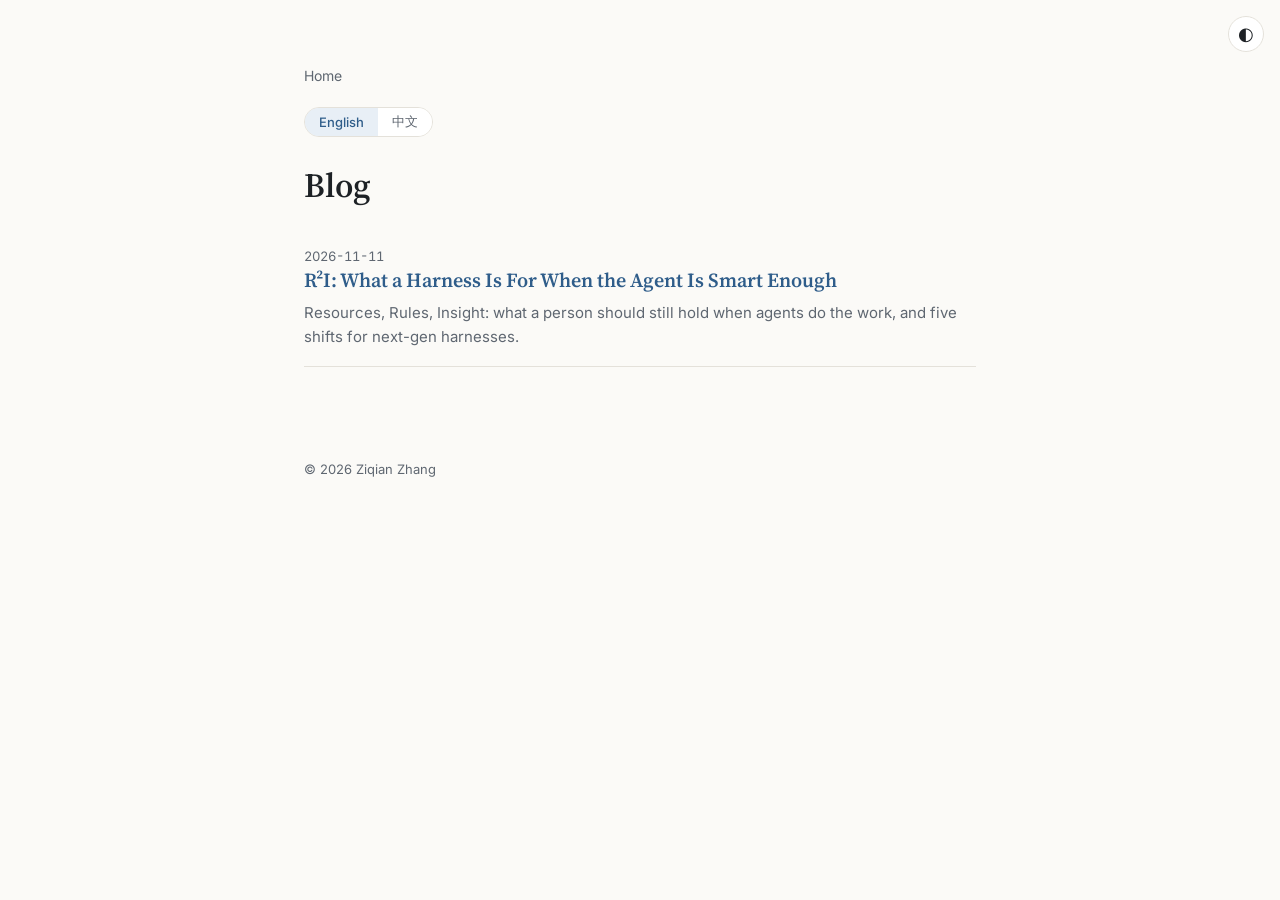
<file: blog/index.html>
<!doctype html>
<html lang="en">
<head>
<meta charset="utf-8">
<meta name="viewport" content="width=device-width, initial-scale=1">
<title>Blog · Ziqian Zhang</title>
<meta name="description" content="Notes on agents, harnesses and research.">
<link rel="preconnect" href="https://fonts.googleapis.com">
<link rel="preconnect" href="https://fonts.gstatic.com" crossorigin>
<link href="https://fonts.googleapis.com/css2?family=Inter:wght@400;500;600&family=Source+Serif+4:opsz,wght@8..60,600&display=swap" rel="stylesheet">
<link rel="stylesheet" href="../assets/style.css">
<link rel="stylesheet" href="../blog/blog.css">
</head>
<body>
<button class="theme-toggle" id="theme-toggle" type="button" aria-label="Toggle dark mode">◐</button>

<main class="post">
<nav class="crumbs"><a href="../">Home</a></nav>
<div class="lang-toggle" role="group" aria-label="Language"><button type="button" data-set-lang="en">English</button><button type="button" data-set-lang="zh">中文</button></div>
<section data-lang="en"><h1 class="index-title">Blog</h1><ul class="post-list">
<li><time datetime="2026-11-11">2026-11-11</time><a href="r2i/#en">R²I: What a Harness Is For When the Agent Is Smart Enough</a><p>Resources, Rules, Insight: what a person should still hold when agents do the work, and five shifts for next-gen harnesses.</p></li>
</ul></section>
<section data-lang="zh" hidden><h1 class="index-title">博客</h1><ul class="post-list">
<li><time datetime="2026-11-11">2026-11-11</time><a href="r2i/#zh">R²I：当 Agent 足够聪明时，Harness 还该做什么</a><p>Resources、Rules、Insight：agent 干活时人还该掌握什么，以及下一代 harness 的五个转变。</p></li>
</ul></section>
</main>
<footer class="post-foot">© 2026 Ziqian Zhang</footer>
<script>
(function () {
  var root = document.documentElement;
  try { var t = localStorage.getItem("theme"); if (t) root.dataset.theme = t; } catch (_) {}
  document.getElementById("theme-toggle").addEventListener("click", function () {
    var dark = root.dataset.theme ? root.dataset.theme === "dark" : matchMedia("(prefers-color-scheme: dark)").matches;
    root.dataset.theme = dark ? "light" : "dark";
    try { localStorage.setItem("theme", root.dataset.theme); } catch (_) {}
  });
  var btns = document.querySelectorAll("[data-set-lang]");
  function setLang(l) {
    root.lang = l === "zh" ? "zh-CN" : "en";
    document.querySelectorAll("[data-lang]").forEach(function (el) { el.hidden = el.dataset.lang !== l; });
    btns.forEach(function (b) { b.setAttribute("aria-pressed", b.dataset.setLang === l); });
    try { localStorage.setItem("lang", l); } catch (_) {}
  }
  btns.forEach(function (b) { b.addEventListener("click", function () { setLang(b.dataset.setLang); history.replaceState(null, "", "#" + b.dataset.setLang); }); });
  var l = location.hash === "#zh" ? "zh" : location.hash === "#en" ? "en" : null;
  if (!l) { try { l = localStorage.getItem("lang"); } catch (_) {} }
  setLang(l === "zh" ? "zh" : "en");
})();
</script>
</body>
</html>
</file>
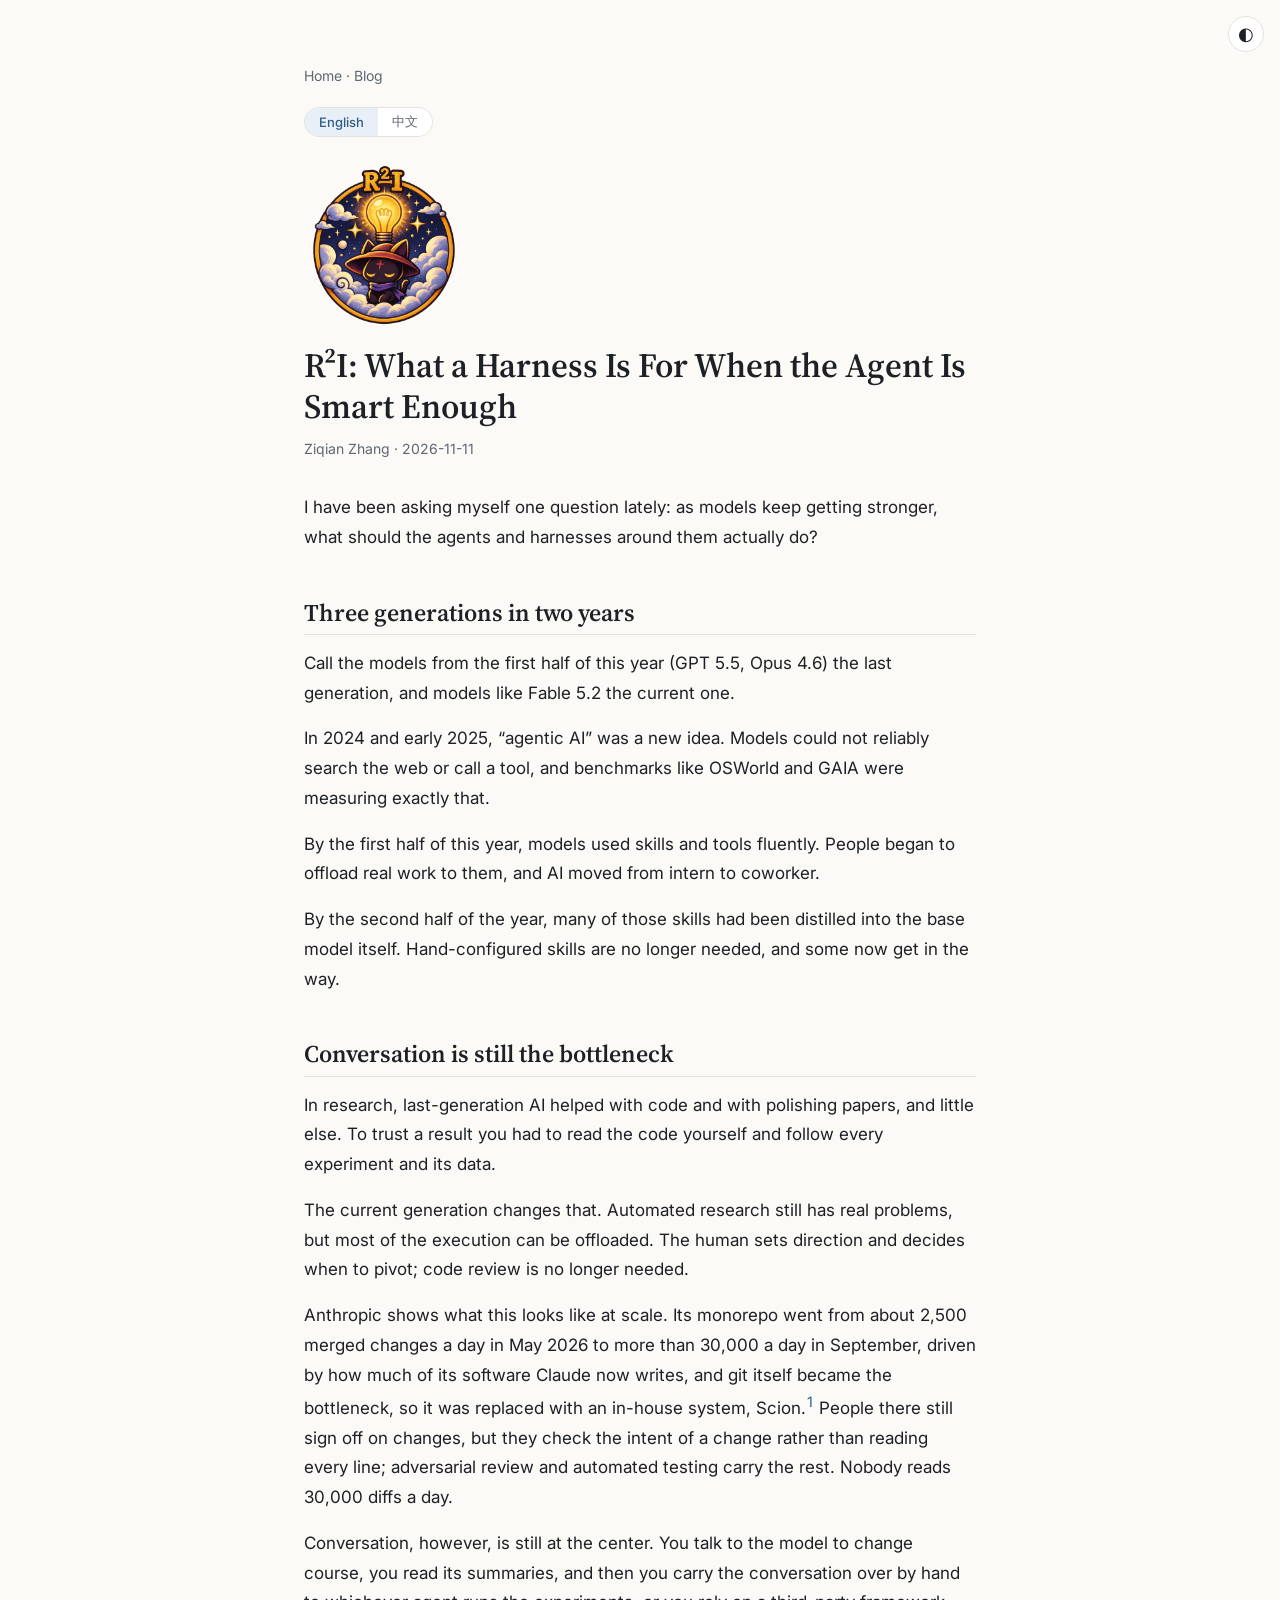
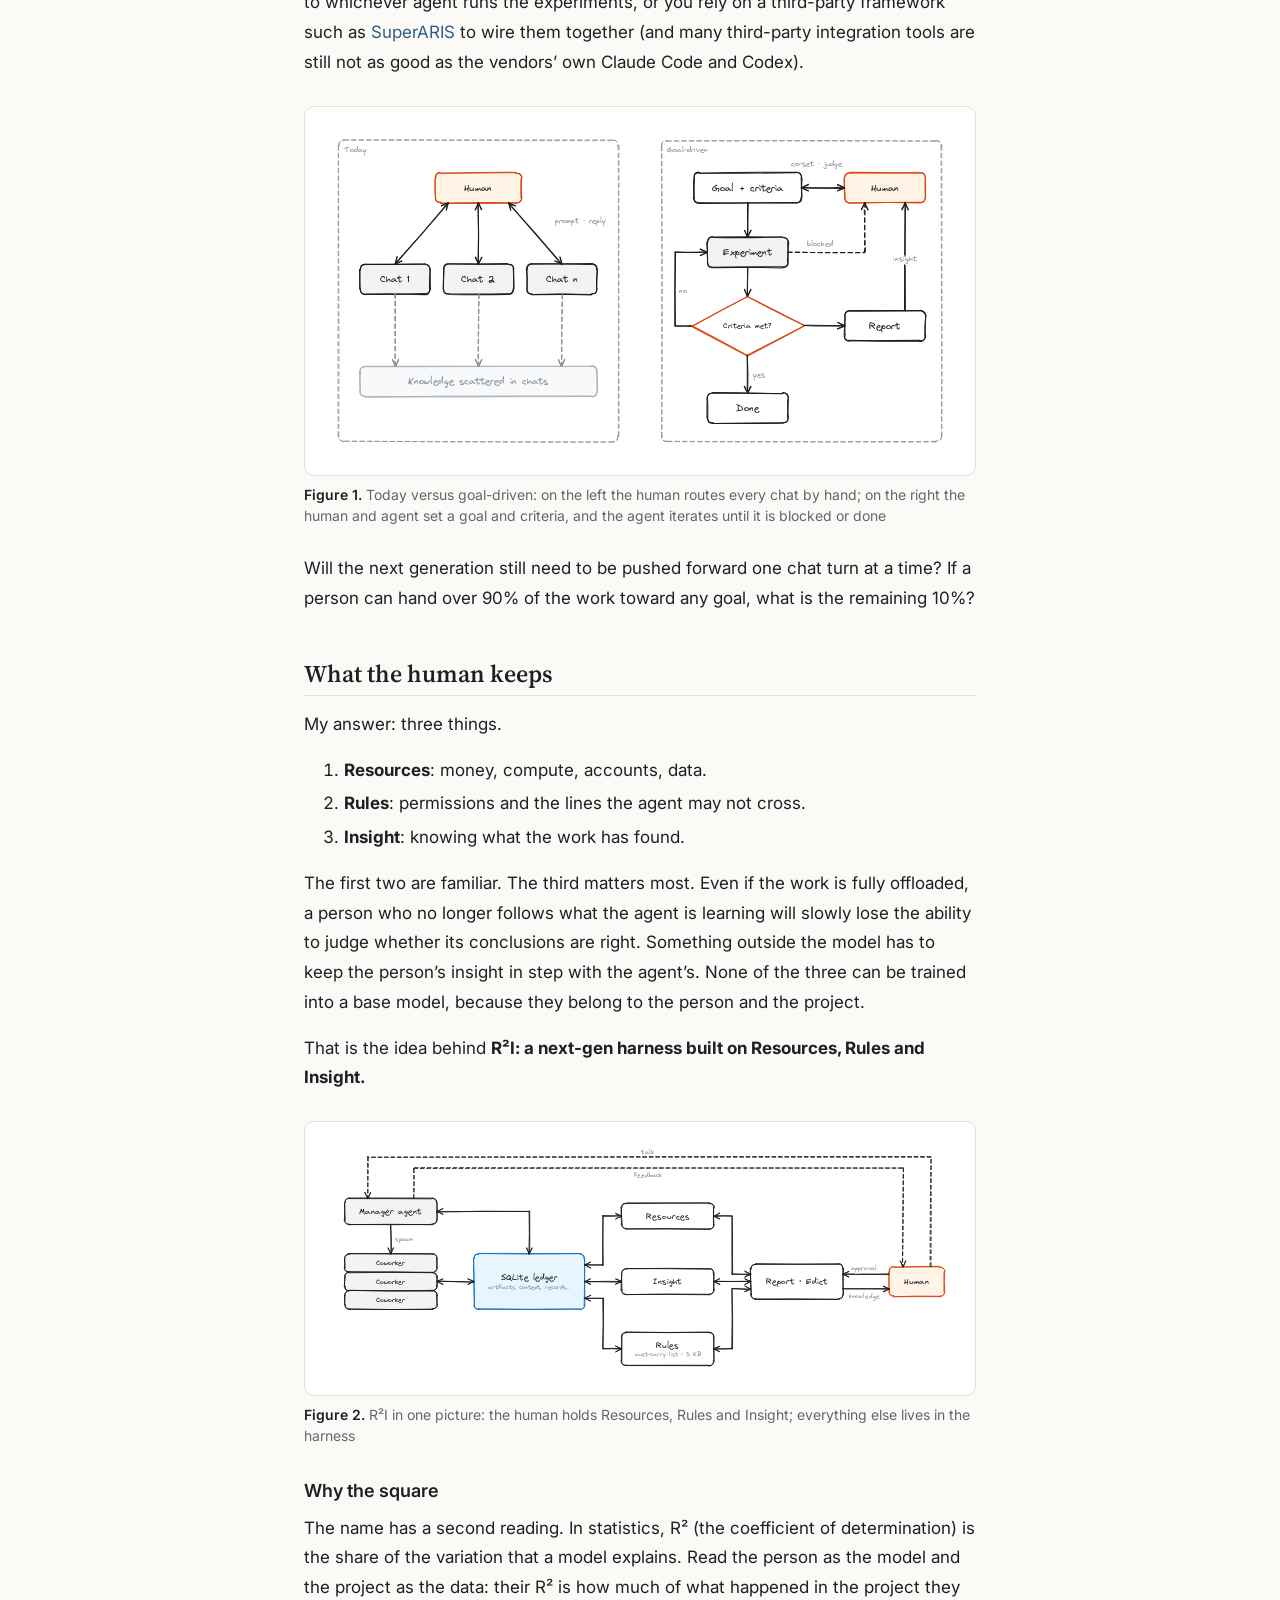
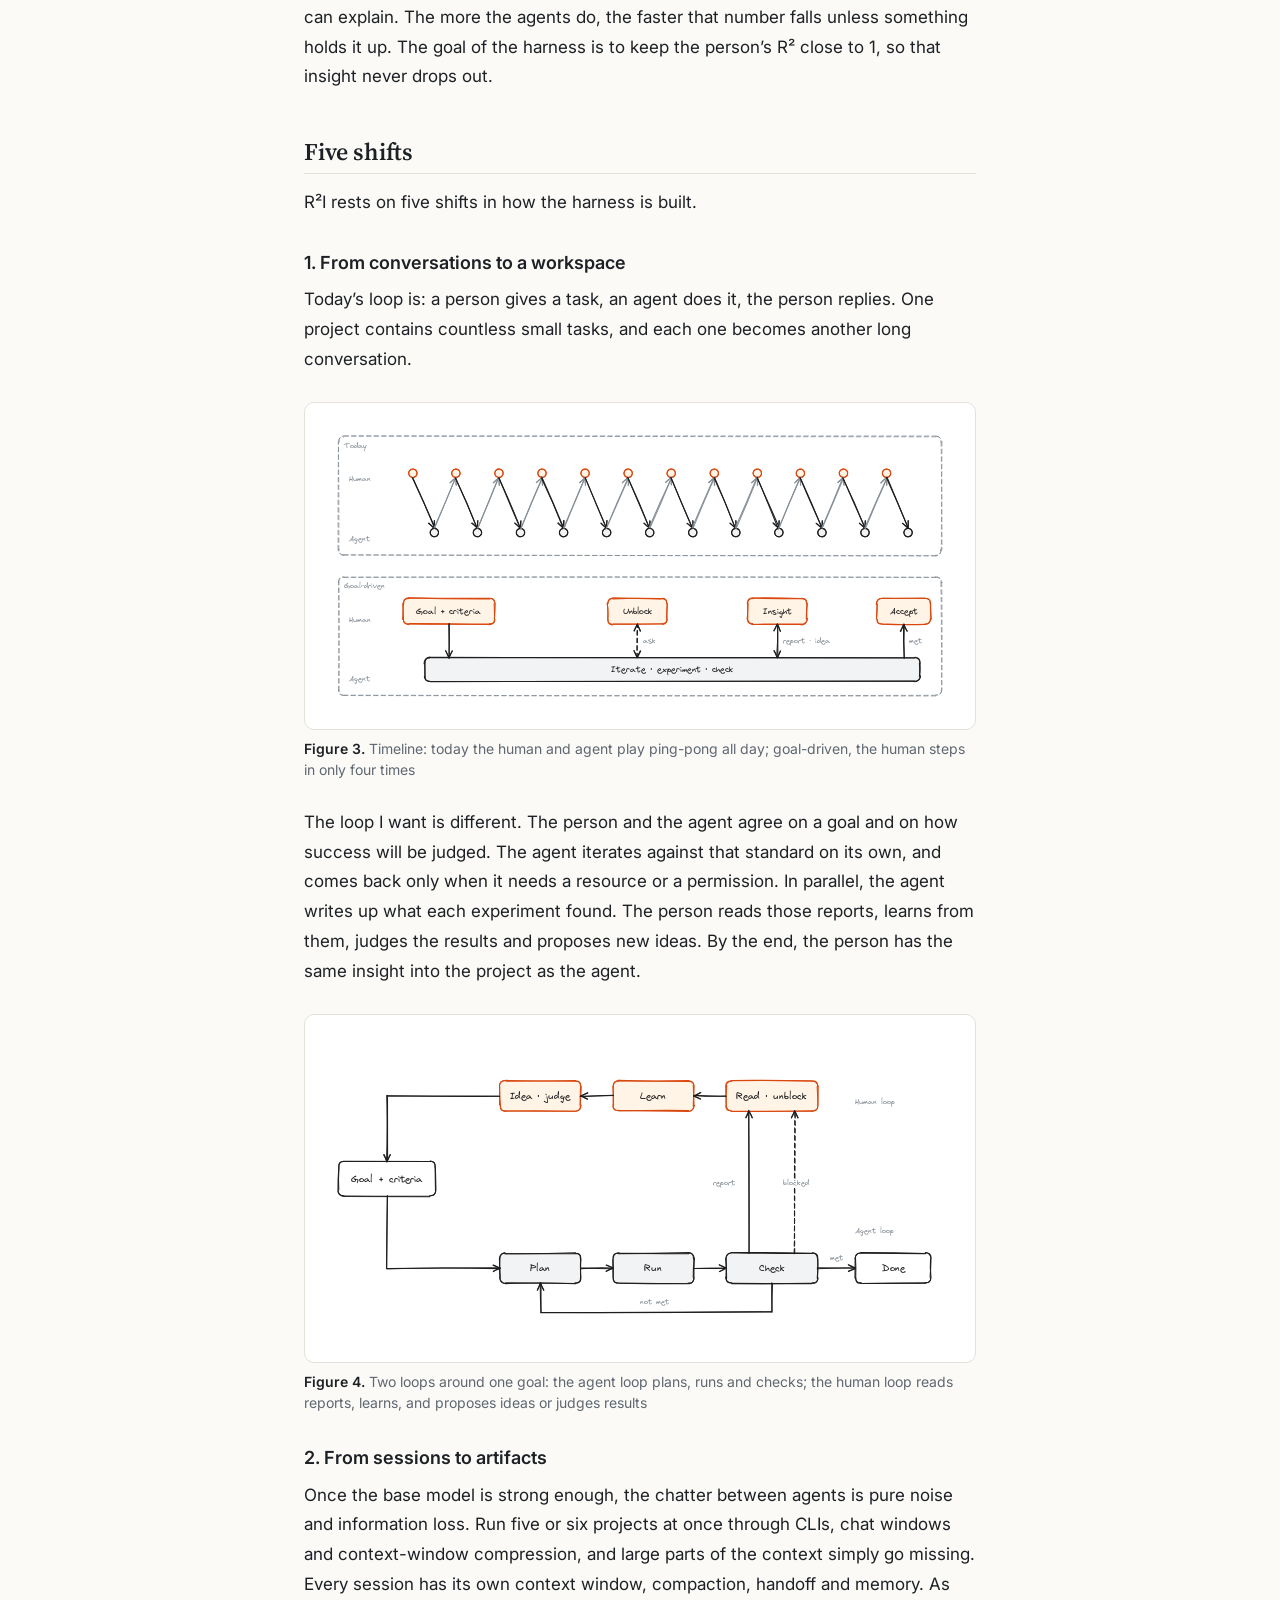
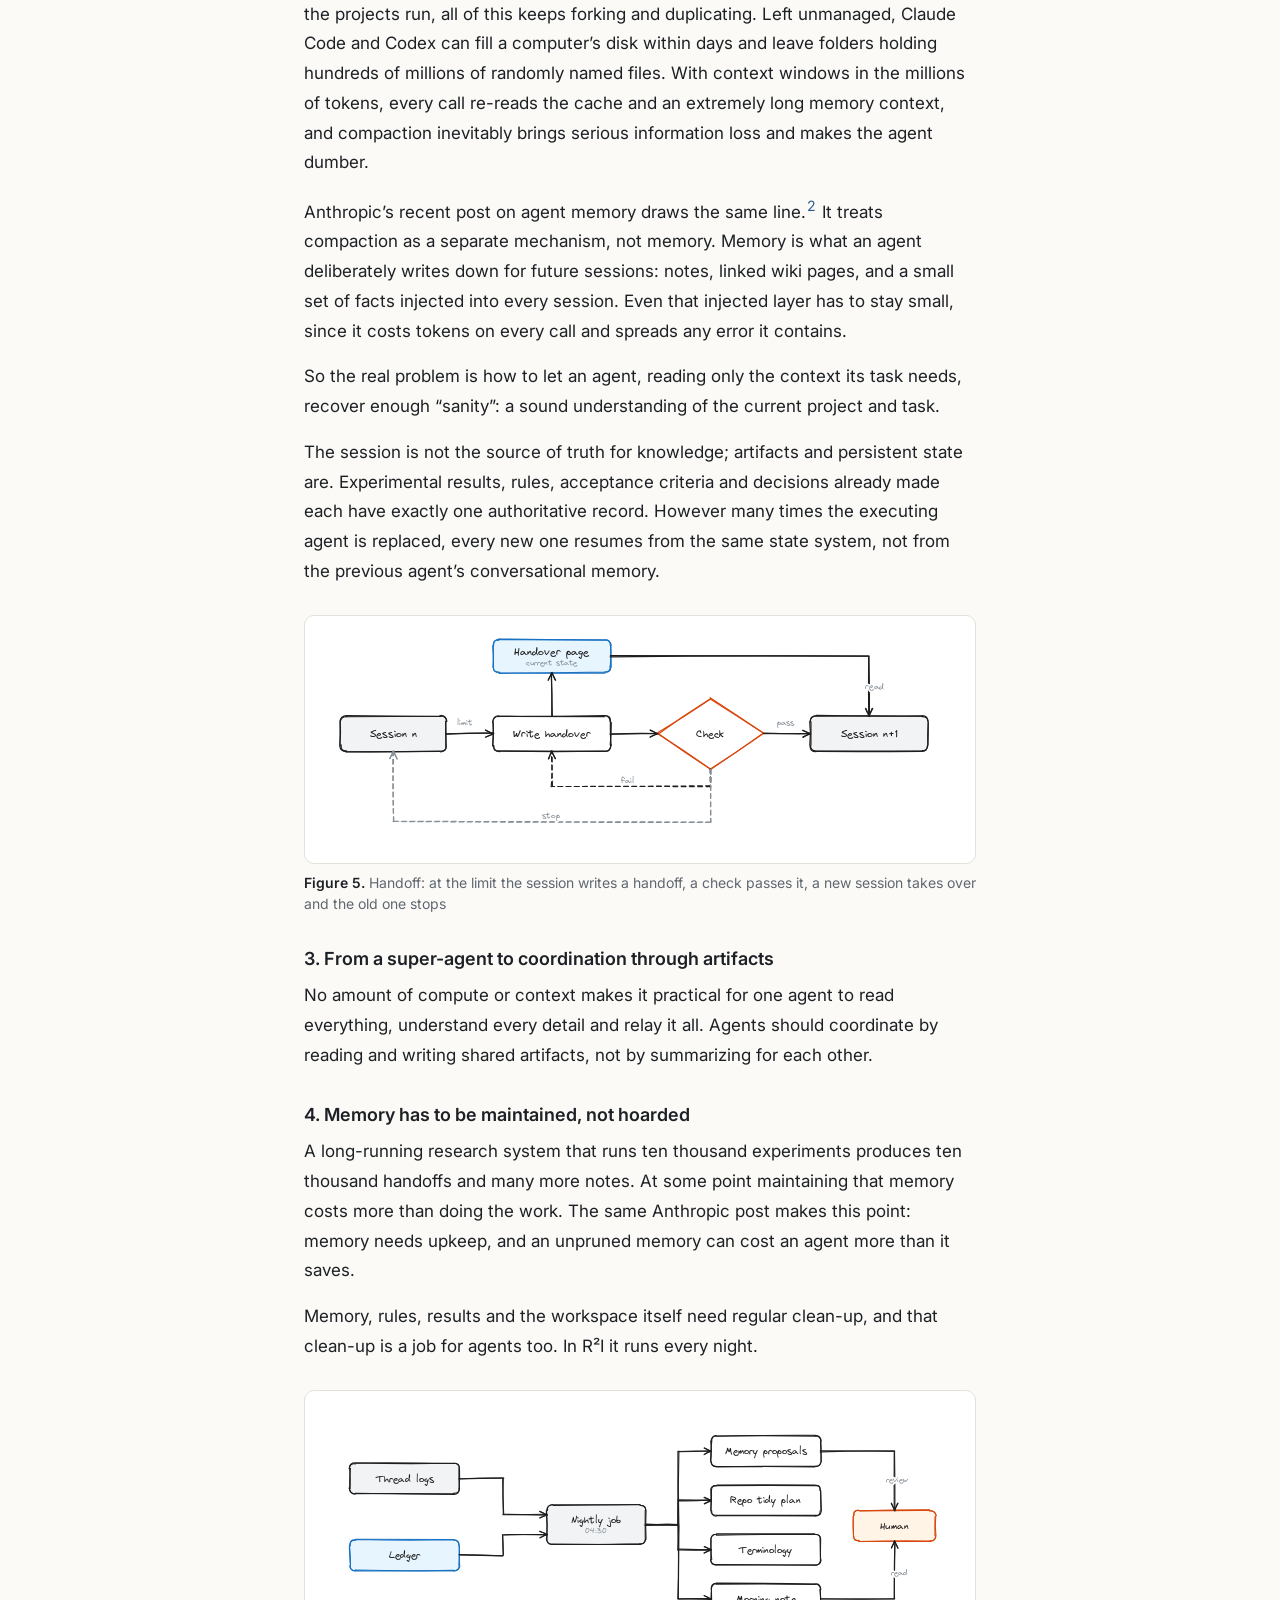
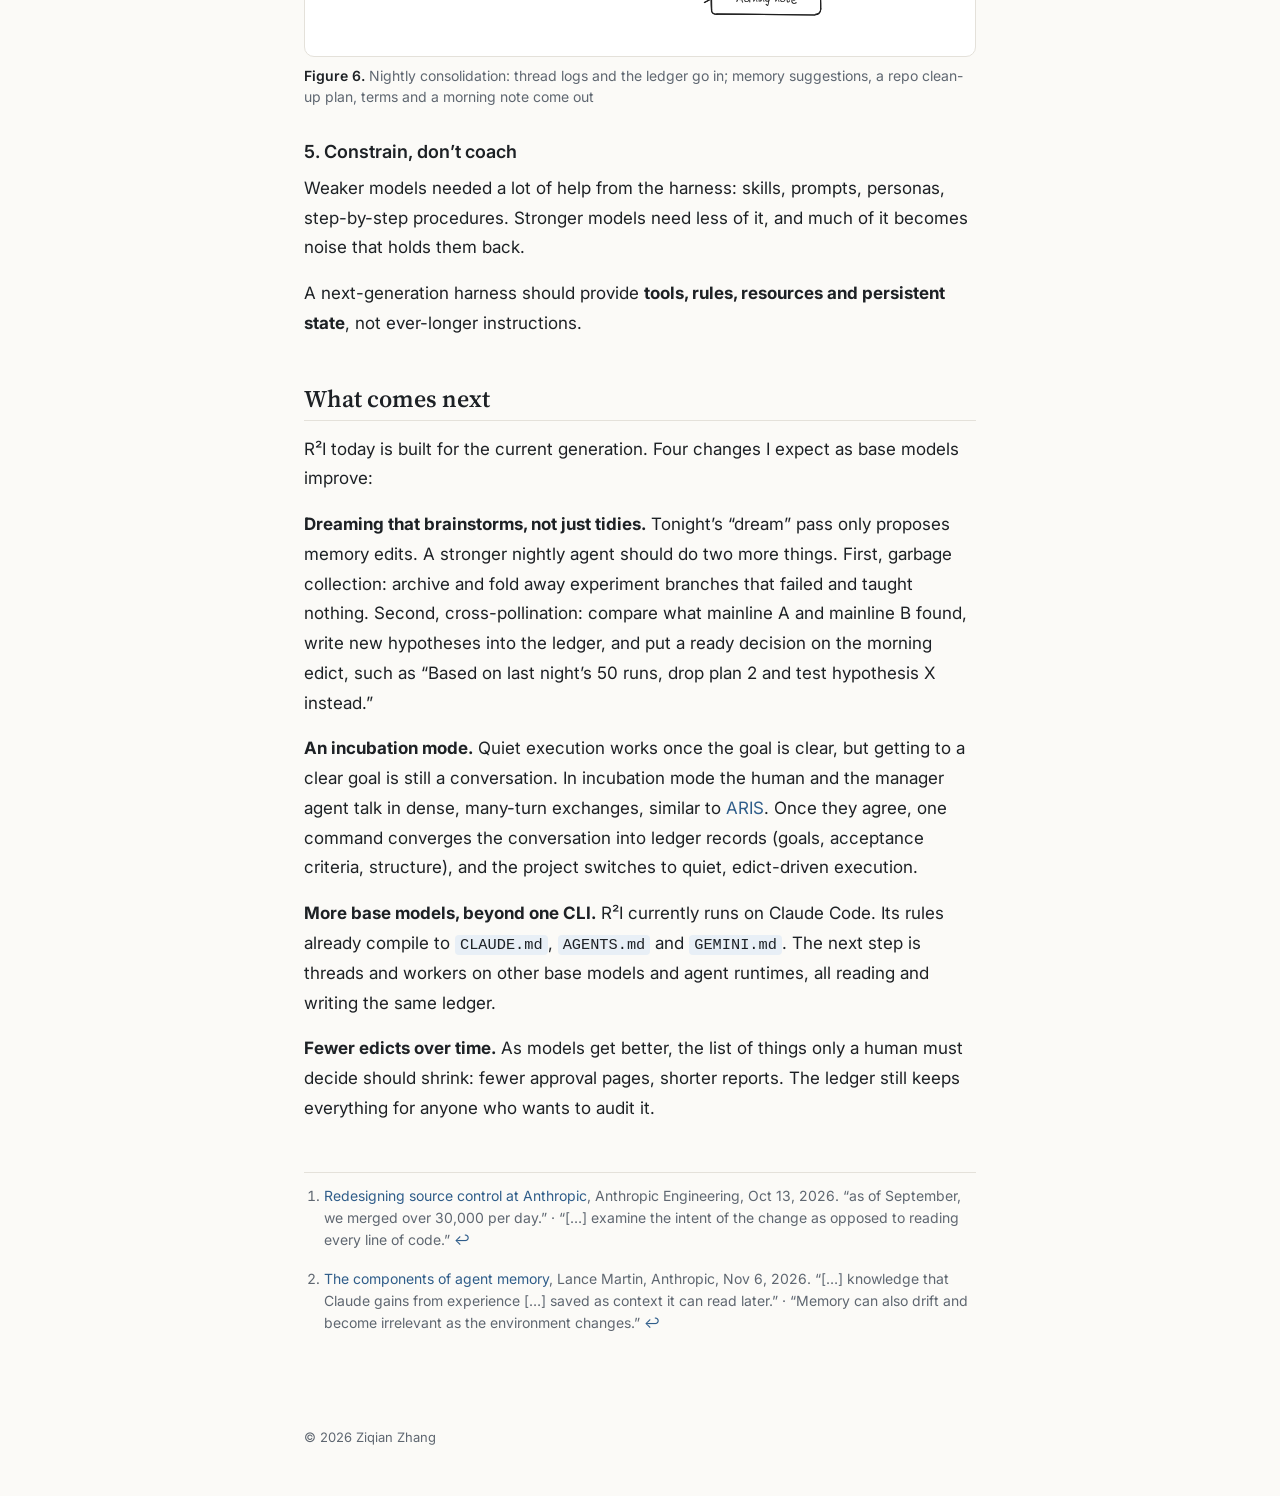
<file: blog/r2i/index.html>
<!doctype html>
<html lang="en">
<head>
<meta charset="utf-8">
<meta name="viewport" content="width=device-width, initial-scale=1">
<title>R²I: What a Harness Is For When the Agent Is Smart Enough</title>
<meta name="description" content="Resources, Rules, Insight: what a person should still hold when agents do the work, and five shifts for next-gen harnesses.">
<link rel="preconnect" href="https://fonts.googleapis.com">
<link rel="preconnect" href="https://fonts.gstatic.com" crossorigin>
<link href="https://fonts.googleapis.com/css2?family=Inter:wght@400;500;600&family=Source+Serif+4:opsz,wght@8..60,600&display=swap" rel="stylesheet">
<link rel="stylesheet" href="../../assets/style.css">
<link rel="stylesheet" href="../../blog/blog.css">
</head>
<body>
<button class="theme-toggle" id="theme-toggle" type="button" aria-label="Toggle dark mode">◐</button>

<main class="post">
<nav class="crumbs"><a href="../../">Home</a> · <a href="../">Blog</a></nav>
<div class="lang-toggle" role="group" aria-label="Language"><button type="button" data-set-lang="en">English</button><button type="button" data-set-lang="zh">中文</button></div>
<article data-lang="en">
<img class="post-logo" src="img/logo.png" alt="R²I logo" width="160" height="160">
<header class="post-head"><h1>R²I: What a Harness Is For When the Agent Is Smart Enough</h1><p class="byline">Ziqian Zhang · <time datetime="2026-11-11">2026-11-11</time></p></header>
<p>I have been asking myself one question lately: as models keep getting stronger, what should the agents and harnesses around them actually do?</p>
<h2 id="en-three-generations-in-two-years">Three generations in two years</h2>
<p>Call the models from the first half of this year (GPT 5.5, Opus 4.6) the last generation, and models like Fable 5.2 the current one.</p>
<p>In 2024 and early 2025, “agentic AI” was a new idea. Models could not reliably search the web or call a tool, and benchmarks like OSWorld and GAIA were measuring exactly that.</p>
<p>By the first half of this year, models used skills and tools fluently. People began to offload real work to them, and AI moved from intern to coworker.</p>
<p>By the second half of the year, many of those skills had been distilled into the base model itself. Hand-configured skills are no longer needed, and some now get in the way.</p>
<h2 id="en-conversation-is-still-the-bottleneck">Conversation is still the bottleneck</h2>
<p>In research, last-generation AI helped with code and with polishing papers, and little else. To trust a result you had to read the code yourself and follow every experiment and its data.</p>
<p>The current generation changes that. Automated research still has real problems, but most of the execution can be offloaded. The human sets direction and decides when to pivot; code review is no longer needed.</p>
<p>Anthropic shows what this looks like at scale. Its monorepo went from about 2,500 merged changes a day in May 2026 to more than 30,000 a day in September, driven by how much of its software Claude now writes, and git itself became the bottleneck, so it was replaced with an in-house system, Scion.<a href="#en-fn1" class="footnote-ref" id="en-fnref1" role="doc-noteref"><sup>1</sup></a> People there still sign off on changes, but they check the intent of a change rather than reading every line; adversarial review and automated testing carry the rest. Nobody reads 30,000 diffs a day.</p>
<p>Conversation, however, is still at the center. You talk to the model to change course, you read its summaries, and then you carry the conversation over by hand to whichever agent runs the experiments, or you rely on a third-party framework such as <a href="https://github.com/wanshuiyin/SuperARIS">SuperARIS</a> to wire them together (and many third-party integration tools are still not as good as the vendors’ own Claude Code and Codex).</p>
<figure>
<img src="img/a1-mode-side-by-side.svg" alt="Today versus goal-driven: on the left the human routes every chat by hand; on the right the human and agent set a goal and criteria, and the agent iterates until it is blocked or done" />
<figcaption aria-hidden="true">Today versus goal-driven: on the left the human routes every chat by hand; on the right the human and agent set a goal and criteria, and the agent iterates until it is blocked or done</figcaption>
</figure>
<p>Will the next generation still need to be pushed forward one chat turn at a time? If a person can hand over 90% of the work toward any goal, what is the remaining 10%?</p>
<h2 id="en-what-the-human-keeps">What the human keeps</h2>
<p>My answer: three things.</p>
<ol type="1">
<li><strong>Resources</strong>: money, compute, accounts, data.</li>
<li><strong>Rules</strong>: permissions and the lines the agent may not cross.</li>
<li><strong>Insight</strong>: knowing what the work has found.</li>
</ol>
<p>The first two are familiar. The third matters most. Even if the work is fully offloaded, a person who no longer follows what the agent is learning will slowly lose the ability to judge whether its conclusions are right. Something outside the model has to keep the person’s insight in step with the agent’s. None of the three can be trained into a base model, because they belong to the person and the project.</p>
<p>That is the idea behind <strong>R²I: a next-gen harness built on Resources, Rules and Insight.</strong></p>
<figure>
<img src="img/c-simple.svg" alt="R²I in one picture: the human holds Resources, Rules and Insight; everything else lives in the harness" />
<figcaption aria-hidden="true">R²I in one picture: the human holds Resources, Rules and Insight; everything else lives in the harness</figcaption>
</figure>
<h3 id="en-why-the-square">Why the square</h3>
<p>The name has a second reading. In statistics, R² (the coefficient of determination) is the share of the variation that a model explains. Read the person as the model and the project as the data: their R² is how much of what happened in the project they can explain. The more the agents do, the faster that number falls unless something holds it up. The goal of the harness is to keep the person’s R² close to 1, so that insight never drops out.</p>
<h2 id="en-five-shifts">Five shifts</h2>
<p>R²I rests on five shifts in how the harness is built.</p>
<h3 id="en-from-conversations-to-a-workspace">1. From conversations to a workspace</h3>
<p>Today’s loop is: a person gives a task, an agent does it, the person replies. One project contains countless small tasks, and each one becomes another long conversation.</p>
<figure>
<img src="img/a2-mode-timeline.svg" alt="Timeline: today the human and agent play ping-pong all day; goal-driven, the human steps in only four times" />
<figcaption aria-hidden="true">Timeline: today the human and agent play ping-pong all day; goal-driven, the human steps in only four times</figcaption>
</figure>
<p>The loop I want is different. The person and the agent agree on a goal and on how success will be judged. The agent iterates against that standard on its own, and comes back only when it needs a resource or a permission. In parallel, the agent writes up what each experiment found. The person reads those reports, learns from them, judges the results and proposes new ideas. By the end, the person has the same insight into the project as the agent.</p>
<figure>
<img src="img/a3-mode-two-loops.svg" alt="Two loops around one goal: the agent loop plans, runs and checks; the human loop reads reports, learns, and proposes ideas or judges results" />
<figcaption aria-hidden="true">Two loops around one goal: the agent loop plans, runs and checks; the human loop reads reports, learns, and proposes ideas or judges results</figcaption>
</figure>
<h3 id="en-from-sessions-to-artifacts">2. From sessions to artifacts</h3>
<p>Once the base model is strong enough, the chatter between agents is pure noise and information loss. Run five or six projects at once through CLIs, chat windows and context-window compression, and large parts of the context simply go missing. Every session has its own context window, compaction, handoff and memory. As the projects run, all of this keeps forking and duplicating. Left unmanaged, Claude Code and Codex can fill a computer’s disk within days and leave folders holding hundreds of millions of randomly named files. With context windows in the millions of tokens, every call re-reads the cache and an extremely long memory context, and compaction inevitably brings serious information loss and makes the agent dumber.</p>
<p>Anthropic’s recent post on agent memory draws the same line.<a href="#en-fn2" class="footnote-ref" id="en-fnref2" role="doc-noteref"><sup>2</sup></a> It treats compaction as a separate mechanism, not memory. Memory is what an agent deliberately writes down for future sessions: notes, linked wiki pages, and a small set of facts injected into every session. Even that injected layer has to stay small, since it costs tokens on every call and spreads any error it contains.</p>
<p>So the real problem is how to let an agent, reading only the context its task needs, recover enough “sanity”: a sound understanding of the current project and task.</p>
<p>The session is not the source of truth for knowledge; artifacts and persistent state are. Experimental results, rules, acceptance criteria and decisions already made each have exactly one authoritative record. However many times the executing agent is replaced, every new one resumes from the same state system, not from the previous agent’s conversational memory.</p>
<figure>
<img src="img/d3-handover.svg" alt="Handoff: at the limit the session writes a handoff, a check passes it, a new session takes over and the old one stops" />
<figcaption aria-hidden="true">Handoff: at the limit the session writes a handoff, a check passes it, a new session takes over and the old one stops</figcaption>
</figure>
<h3 id="en-from-a-super-agent-to-coordination-through-artifacts">3. From a super-agent to coordination through artifacts</h3>
<p>No amount of compute or context makes it practical for one agent to read everything, understand every detail and relay it all. Agents should coordinate by reading and writing shared artifacts, not by summarizing for each other.</p>
<h3 id="en-memory-has-to-be-maintained-not-hoarded">4. Memory has to be maintained, not hoarded</h3>
<p>A long-running research system that runs ten thousand experiments produces ten thousand handoffs and many more notes. At some point maintaining that memory costs more than doing the work. The same Anthropic post makes this point: memory needs upkeep, and an unpruned memory can cost an agent more than it saves.</p>
<p>Memory, rules, results and the workspace itself need regular clean-up, and that clean-up is a job for agents too. In R²I it runs every night.</p>
<figure>
<img src="img/d2-nightly-consolidation.svg" alt="Nightly consolidation: thread logs and the ledger go in; memory suggestions, a repo clean-up plan, terms and a morning note come out" />
<figcaption aria-hidden="true">Nightly consolidation: thread logs and the ledger go in; memory suggestions, a repo clean-up plan, terms and a morning note come out</figcaption>
</figure>
<h3 id="en-constrain-dont-coach">5. Constrain, don’t coach</h3>
<p>Weaker models needed a lot of help from the harness: skills, prompts, personas, step-by-step procedures. Stronger models need less of it, and much of it becomes noise that holds them back.</p>
<p>A next-generation harness should provide <strong>tools, rules, resources and persistent state</strong>, not ever-longer instructions.</p>
<h2 id="en-what-comes-next">What comes next</h2>
<p>R²I today is built for the current generation. Four changes I expect as base models improve:</p>
<p><strong>Dreaming that brainstorms, not just tidies.</strong> Tonight’s “dream” pass only proposes memory edits. A stronger nightly agent should do two more things. First, garbage collection: archive and fold away experiment branches that failed and taught nothing. Second, cross-pollination: compare what mainline A and mainline B found, write new hypotheses into the ledger, and put a ready decision on the morning edict, such as “Based on last night’s 50 runs, drop plan 2 and test hypothesis X instead.”</p>
<p><strong>An incubation mode.</strong> Quiet execution works once the goal is clear, but getting to a clear goal is still a conversation. In incubation mode the human and the manager agent talk in dense, many-turn exchanges, similar to <a href="https://github.com/wanshuiyin/Auto-claude-code-research-in-sleep">ARIS</a>. Once they agree, one command converges the conversation into ledger records (goals, acceptance criteria, structure), and the project switches to quiet, edict-driven execution.</p>
<p><strong>More base models, beyond one CLI.</strong> R²I currently runs on Claude Code. Its rules already compile to <code>CLAUDE.md</code>, <code>AGENTS.md</code> and <code>GEMINI.md</code>. The next step is threads and workers on other base models and agent runtimes, all reading and writing the same ledger.</p>
<p><strong>Fewer edicts over time.</strong> As models get better, the list of things only a human must decide should shrink: fewer approval pages, shorter reports. The ledger still keeps everything for anyone who wants to audit it.</p>
<section id="en-footnotes" class="footnotes footnotes-end-of-document" role="doc-endnotes">
<hr />
<ol>
<li id="en-fn1"><p><a href="https://www.anthropic.com/engineering/redesigning-source-control">Redesigning source control at Anthropic</a>, Anthropic Engineering, Oct 13, 2026. “as of September, we merged over 30,000 per day.” · “[…] examine the intent of the change as opposed to reading every line of code.”<a href="#en-fnref1" class="footnote-back" role="doc-backlink">↩︎</a></p></li>
<li id="en-fn2"><p><a href="https://www.anthropic.com/research/components-of-agent-memory">The components of agent memory</a>, Lance Martin, Anthropic, Nov 6, 2026. “[…] knowledge that Claude gains from experience […] saved as context it can read later.” · “Memory can also drift and become irrelevant as the environment changes.”<a href="#en-fnref2" class="footnote-back" role="doc-backlink">↩︎</a></p></li>
</ol>
</section>

</article>
<article data-lang="zh" hidden>
<img class="post-logo" src="img/logo.png" alt="R²I logo" width="160" height="160">
<header class="post-head"><h1>R²I：当 Agent 足够聪明时，Harness 还该做什么</h1><p class="byline">Ziqian Zhang · <time datetime="2026-11-11">2026-11-11</time></p></header>
<p>我最近一直在思考，面对 Next-Gen AI，我们究竟该怎么设计对应的 Agent 和 Harness。</p>
<h2 id="zh-ai-演进的脉络">AI 演进的脉络</h2>
<p>我把今年上半年的诸如 GPT 5.5、Opus 4.6 等等称为上一代的 AI，Fable 5.2 等等称作这一代，稍微回顾一下 AI 演进的脉络：在 2024 到 2025 年初，Agentic AI 还是个很新的概念，那时候的模型连基本的网页搜索、调用 tools 还做不到，那个时候还有诸如 OSWorld、GAIA 等 benchmark。</p>
<p>到了今年上半年，AI 已经能够熟练用各种 Skills 和 Tools，人类也开始把一大部分工作 offload 给 AI，AI 已经从“intern”转成了“coworker”；而到了今年下半年，很多 Skills 已经被直接 distill 进 base model 里了，根本不需要人再去手动配置各种 Skills，甚至 skills 已经开始拖累现在的 base model。</p>
<h2 id="zh-对话依旧是瓶颈">对话依旧是瓶颈</h2>
<p>这就引来了一个现实问题，人该如何与 next-gen AI 一起 cowork？拿 research 来说，在 past-gen AI 的时候，绝大部分工作还得人自己干，AI 基本只能辅助一下写代码和润色 paper，人基本要亲自盯着代码、或者完整跟进每一个实验的过程和数据，才能拿到一个靠谱的结果。到了今年这一代，虽然 Auto Research 有很多问题，但大量具体执行的工作已经可以 offload，人只需要把控大方向、做 pivot 就够了，不用再 code review。</p>
<p>Anthropic 自己的 monorepo 就是一个例子：每天合并的代码变更从 2026 年 5 月的约 2,500 个涨到 9 月的 30,000 多个，git 本身成了瓶颈，于是换成了自研的 Scion；他们的工程师看的是变更的意图，不再逐行读代码。<a href="#zh-fn1" class="footnote-ref" id="zh-fnref1" role="doc-noteref"><sup>1</sup></a></p>
<p>但是，在今年这一代，“对话”依旧不可或缺，人还是需要和 AI 持续对话来 pivot 或者查看 AI 的总结，再手动把聊天转交给跑实验的 Agent，或者靠 <a href="https://github.com/wanshuiyin/SuperARIS">SuperARIS</a> 这类第三方框架去做集成（且不论现在很多第三方集成工具的质量还不如直接用基模厂商的 Claude Code、Codex）。</p>
<figure>
<img src="img/a1-mode-side-by-side.svg" alt="现在和目标驱动的对照：左边人给每段对话当路由；右边人和 agent 先定目标和验收标准，agent 自己迭代，卡住或完成才找人" />
<figcaption aria-hidden="true">现在和目标驱动的对照：左边人给每段对话当路由；右边人和 agent 先定目标和验收标准，agent 自己迭代，卡住或完成才找人</figcaption>
</figure>
<p>那么，到了再下一代 AI，它还需要人类通过高频的多轮对话去一步步推着走吗？面对任何目标，人类是不是可以把 90% 以上的工作都彻底交给 AI？那么人到底应该在下一代 workflow/harness 里扮演什么角色？</p>
<h2 id="zh-当-agent-足够聪明时harness-还需要负责什么">当 Agent 足够聪明时，Harness 还需要负责什么？</h2>
<p>我的答案是人只需要掌管三件事：</p>
<ol type="1">
<li><strong>Resources</strong>：钱、算力、账号、数据。</li>
<li><strong>Rules</strong>：权限，以及 agent 不能越过的线。</li>
<li><strong>Insight</strong>：知道工作发现了什么。</li>
</ol>
<p>为什么？前两项不用过多说明，第三项我认为是最重要的。随着 AI 的能力越来越强，即便工作可以 offload 给 agent，但假如人类和 AI 的知识不能同步，不能和 AI 在推进的同时一起成长，人类在长久失去上下文认知的节奏下会慢慢失去 judge AI 判断的能力。因此必然需要有外部的 harness 来负责帮助人类理解 AI 到底在做什么。这三点无法被内化进任何 base model。</p>
<p>基于以上三点，我提出 R²I：Next-Gen Harness based on Resources, Rules, Insight。</p>
<figure>
<img src="img/c-simple.svg" alt="R²I 一张图：人掌管资源、规则、洞见，其余都在 harness 里" />
<figcaption aria-hidden="true">R²I 一张图：人掌管资源、规则、洞见，其余都在 harness 里</figcaption>
</figure>
<h3 id="zh-为什么是平方">为什么是平方</h3>
<p>这个名字还有第二层意思。统计里的 R²（决定系数）衡量一个模型能解释数据中多少比例的变化。把人看作模型、把项目看作数据，人的 R² 就是他能解释项目里发生的事情的程度。agent 干的活越多，这个数掉得越快，除非有东西把它托住。Harness 的目标，就是让人对项目的 R² 保持接近 1：Insight 不掉线。</p>
<h2 id="zh-五个转变">五个转变</h2>
<h3 id="zh-从-conversation-centric-转向-workspace-centric">1. 从 Conversation-Centric 转向 Workspace-Centric</h3>
<p>现在的 research flow 是：人类提出任务 → Agent 执行 → 人类继续对话，在一个大任务下有无数小任务，每一个都需要持久对话。</p>
<figure>
<img src="img/a2-mode-timeline.svg" alt="时间轴：现在人和 agent 来回打乒乓；目标驱动时人只介入四次" />
<figcaption aria-hidden="true">时间轴：现在人和 agent 来回打乒乓；目标驱动时人只介入四次</figcaption>
</figure>
<p>未来的结构应该是：人类和 AI 共同设定一个目标和验收标准 → agent 按照验收标准持续自我迭代和实验 → 遇到资源问题、权限问题找人类解决 → 继续直到标准达标。与此同时，人类持续接收 AI 根据实验写的报告和 insight → 学习到新的知识和 insight → 提出新的想法、judge 实验结果 → 同样获得了项目的一切知识。</p>
<figure>
<img src="img/a3-mode-two-loops.svg" alt="两个循环接回同一个目标：agent 循环计划、运行、检查；人的循环读报告、学习、出主意和评判结果" />
<figcaption aria-hidden="true">两个循环接回同一个目标：agent 循环计划、运行、检查；人的循环读报告、学习、出主意和评判结果</figcaption>
</figure>
<h3 id="zh-从-sessionagent-centric-转向-artifact-centric从-compaction-转向-handoff-uniform-artifact">2. 从 Session/Agent-Centric 转向 Artifact-Centric，从 compaction 转向 handoff + uniform artifact</h3>
<p>当 base model 足够强，agent 之间的废话全是 noise 和信息丢失。在同时推进 5 到 6 个项目时，依赖 CLI 或聊天窗口和 context window 的 compression 会导致严重的上下文遗漏。每个 Session 都有自己的 Context Window、Compaction、Handoff 和 Memory。随着项目运行，这些信息会不断分叉和重复，如果不加管制，Claude Code 和 Codex 能在几天内把电脑磁盘占满，文件夹充满上亿随机命名的文件；context window 上百万时，每次调用都会重新读取一遍缓存和极长的记忆上下文，compaction 又不可避免地带来严重的信息损失和降智。</p>
<p>Anthropic 最近讲 agent memory 的文章也划了同样的界线：compaction 不算 memory；memory 是 agent 为以后的 session 有意写下的东西，而且需要维护，不然会随环境变化而过时。<a href="#zh-fn2" class="footnote-ref" id="zh-fnref2" role="doc-noteref"><sup>2</sup></a></p>
<p>因此，真正需要解决的是如何让 Agent 在只读取任务必要上下文的前提下，恢复足够完整的“sanity”，即对当前项目/任务的理解。</p>
<p>Session 不是知识的正本，Artifact 和持久化状态才是。实验结果、规则、验收标准、已作出的决定只保存一份权威记录。无论替换多少次执行 Agent，它们都从同一个状态系统恢复工作，而不是依靠前一个 Agent 的对话记忆。</p>
<figure>
<img src="img/d3-handover.svg" alt="交接：到线写交接，过检查后新 session 接手，旧 session 停" />
<figcaption aria-hidden="true">交接：到线写交接，过检查后新 session 接手，旧 session 停</figcaption>
</figure>
<h3 id="zh-从-super-agent-转向-agent-to-artifact-coordination">3. 从 “Super-agent” 转向 “Agent-to-Artifact Coordination”</h3>
<p>即便拥有再多算力和上下文窗口，也很难存在一个阅读所有工作、理解所有细节、转述所有内容的 super-agent。</p>
<h3 id="zh-memory-需要主动维护而不是无限积累">4. Memory 需要主动维护，而不是无限积累</h3>
<p>如果一个长期运行的研究系统做了一万个实验，生成一万个 Handoff，以及更多中间文档，最后维护这些 Memory 的成本可能超过执行成本。</p>
<p>Memory、rules、results 和 workspace 需要定期由 agent 进行整理。</p>
<figure>
<img src="img/d2-nightly-consolidation.svg" alt="夜间整理：线程日志和台账进去，出记忆建议、仓库整理计划、术语和早报" />
<figcaption aria-hidden="true">夜间整理：线程日志和台账进去，出记忆建议、仓库整理计划、术语和早报</figcaption>
</figure>
<h3 id="zh-下一代-harness-应该更多地控制-ai而不是指导-ai">5. 下一代 Harness 应该更多地控制 AI，而不是指导 AI</h3>
<p>对能力较弱的模型，Harness 要提供大量 skills、prompt、character description 和执行步骤等等。但随着模型能力的增强，大多数都会变成冗余的 context，甚至干扰模型发挥能力。</p>
<p>Tools + Rules + Resources + Persistent State，而不是 skills + prompt。</p>
<h2 id="zh-下一步设想">下一步设想</h2>
<p><strong>第一，做梦从整理升级为自我 brainstorm。</strong> 到了下一代基模，“做梦 Agent”在夜间不仅应该做垃圾回收（Garbage Collection，比如自动将 experiments 表里失败且无价值的分支归档折叠），还应该做跨主线的知识交叉（Cross-Pollination）：对比 A 主线和 B 主线的实验结果，主动在 hypotheses 表里生成新的假设，并在早上 7 点的奏折里直接给出一个“基于昨晚 50 组实验，建议废弃原方案二、改测新假设 X”的拍板选项。</p>
<p><strong>第二，孵化模式。</strong> 在这个模式下，人类与主 Agent 进行高密度的多轮对话（类似 <a href="https://github.com/wanshuiyin/Auto-claude-code-research-in-sleep">ARIS</a>），一旦达成共识，一键调用脚本将对话收敛转化为台账中的 goals、criteria 和 structures 表记录，随后无缝切入“批奏折”的静默执行模式。</p>
<p><strong>第三，支持更多 base model，脱离 Claude CLI。</strong> 规则已经能生成 CLAUDE.md、AGENTS.md 和 GEMINI.md，下一步让线程和 worker 跑在别的基础模型上，共用同一份台账。</p>
<p><strong>第四，奏折越来越少。</strong> 随着 AI 能力越来越强，需要人看的报告和 Edict 会逐渐减少。</p>
<section id="zh-footnotes" class="footnotes footnotes-end-of-document" role="doc-endnotes">
<hr />
<ol>
<li id="zh-fn1"><p><a href="https://www.anthropic.com/engineering/redesigning-source-control">Redesigning source control at Anthropic</a>，Anthropic Engineering，2026-10-13。原文：“as of September, we merged over 30,000 per day.” · “[…] examine the intent of the change as opposed to reading every line of code.”<a href="#zh-fnref1" class="footnote-back" role="doc-backlink">↩︎</a></p></li>
<li id="zh-fn2"><p><a href="https://www.anthropic.com/research/components-of-agent-memory">The components of agent memory</a>，Lance Martin，Anthropic，2026-11-06。原文：“[…] knowledge that Claude gains from experience […] saved as context it can read later.” · “Memory can also drift and become irrelevant as the environment changes.”<a href="#zh-fnref2" class="footnote-back" role="doc-backlink">↩︎</a></p></li>
</ol>
</section>

</article>
</main>
<footer class="post-foot">© 2026 Ziqian Zhang</footer>
<script>
(function () {
  var root = document.documentElement;
  try { var t = localStorage.getItem("theme"); if (t) root.dataset.theme = t; } catch (_) {}
  document.getElementById("theme-toggle").addEventListener("click", function () {
    var dark = root.dataset.theme ? root.dataset.theme === "dark" : matchMedia("(prefers-color-scheme: dark)").matches;
    root.dataset.theme = dark ? "light" : "dark";
    try { localStorage.setItem("theme", root.dataset.theme); } catch (_) {}
  });
  var btns = document.querySelectorAll("[data-set-lang]");
  function setLang(l) {
    root.lang = l === "zh" ? "zh-CN" : "en";
    document.querySelectorAll("[data-lang]").forEach(function (el) { el.hidden = el.dataset.lang !== l; });
    btns.forEach(function (b) { b.setAttribute("aria-pressed", b.dataset.setLang === l); });
    try { localStorage.setItem("lang", l); } catch (_) {}
  }
  btns.forEach(function (b) { b.addEventListener("click", function () { setLang(b.dataset.setLang); history.replaceState(null, "", "#" + b.dataset.setLang); }); });
  var l = location.hash === "#zh" ? "zh" : location.hash === "#en" ? "en" : null;
  if (!l) { try { l = localStorage.getItem("lang"); } catch (_) {} }
  setLang(l === "zh" ? "zh" : "en");
})();
</script>
</body>
</html>
</file>
<file: assets/style.css>
:root {
  --bg: #fbfaf7;
  --surface: #ffffff;
  --text: #1d2125;
  --muted: #5f6771;
  --border: #e4e1da;
  --accent: #2f5d8a;
  --accent-soft: #e8eff6;
  --serif: "Source Serif 4", Georgia, serif;
  --sans: "Inter", system-ui, -apple-system, "PingFang SC", sans-serif;
}
@media (prefers-color-scheme: dark) {
  :root:not([data-theme="light"]) {
    --bg: #15181c;
    --surface: #1c2026;
    --text: #e6e8eb;
    --muted: #9aa3ad;
    --border: #2c323a;
    --accent: #8db6e0;
    --accent-soft: #22303f;
  }
}
:root[data-theme="dark"] {
  --bg: #15181c;
  --surface: #1c2026;
  --text: #e6e8eb;
  --muted: #9aa3ad;
  --border: #2c323a;
  --accent: #8db6e0;
  --accent-soft: #22303f;
}

* { box-sizing: border-box; }
html { -webkit-text-size-adjust: 100%; }
body {
  margin: 0;
  background: var(--bg);
  color: var(--text);
  font: 16px/1.65 var(--sans);
}
a { color: var(--accent); text-decoration: none; }
a:hover { text-decoration: underline; }

.layout {
  max-width: 1040px;
  margin: 0 auto;
  padding: 64px 32px 32px;
  display: grid;
  grid-template-columns: 260px 1fr;
  gap: 56px;
}

/* ---------- sidebar ---------- */
.profile { position: sticky; top: 48px; align-self: start; }
.avatar {
  width: 160px; height: 160px;
  border-radius: 50%;
  object-fit: cover;
  border: 1px solid var(--border);
  display: block;
}
.profile h1 {
  font: 600 28px/1.2 var(--serif);
  margin: 20px 0 4px;
}
.name-alt { font-weight: 400; color: var(--muted); font-size: 22px; }
.tagline { margin: 0; color: var(--text); }
.location { margin: 0 0 20px; color: var(--muted); font-size: 14px; }
.links { display: flex; flex-direction: column; gap: 6px; }
.links a {
  display: flex; align-items: center; gap: 10px;
  color: var(--text);
  font-size: 15px;
  padding: 4px 0;
}
.links a:hover { color: var(--accent); text-decoration: none; }
.links svg { width: 18px; height: 18px; fill: currentColor; flex: none; }

/* ---------- main ---------- */
section { margin-bottom: 44px; }
h2 {
  font: 600 22px/1.3 var(--serif);
  margin: 0 0 16px;
  padding-bottom: 8px;
  border-bottom: 1px solid var(--border);
}
h3 { font-size: 16px; font-weight: 600; margin: 0; }
p { margin: 0 0 12px; }

.chips { display: flex; flex-wrap: wrap; gap: 8px; margin-top: 4px; }
.chips span {
  background: var(--accent-soft);
  color: var(--accent);
  font-size: 13px;
  padding: 3px 10px;
  border-radius: 999px;
}

.news { display: grid; grid-template-columns: 84px 1fr; gap: 6px 16px; margin: 0; }
.news dt { color: var(--muted); font-variant-numeric: tabular-nums; }
.news dd { margin: 0; }

.entry { margin-bottom: 22px; }
.entry-head { display: flex; justify-content: space-between; gap: 16px; align-items: baseline; }
.entry .sub { display: block; font-weight: 400; color: var(--muted); font-size: 15px; }
.period { color: var(--muted); font-size: 14px; white-space: nowrap; font-variant-numeric: tabular-nums; }
.entry ul { margin: 6px 0 0; padding-left: 20px; }
.entry li { margin-bottom: 2px; }
.meta { margin: 2px 0; color: var(--muted); font-size: 15px; }
.pills { display: flex; gap: 8px; margin-top: 6px; }
.pills a {
  font-size: 12px; text-transform: uppercase; letter-spacing: .04em;
  border: 1px solid var(--border); border-radius: 4px; padding: 1px 8px;
}

.cards { display: grid; grid-template-columns: repeat(auto-fill, minmax(260px, 1fr)); gap: 14px; }
.card {
  display: block;
  background: var(--surface);
  border: 1px solid var(--border);
  border-radius: 10px;
  padding: 16px 18px;
  color: var(--text);
  transition: border-color .15s, transform .15s;
}
.card:hover { border-color: var(--accent); text-decoration: none; transform: translateY(-1px); }
.card h3 { color: var(--accent); margin-bottom: 6px; }
.card p { font-size: 14px; color: var(--muted); margin-bottom: 8px; }
.tags { display: flex; flex-wrap: wrap; gap: 6px; margin: 0 !important; }
.tags span { font-size: 12px; border: 1px solid var(--border); border-radius: 4px; padding: 0 6px; }

footer {
  max-width: 1040px; margin: 0 auto;
  padding: 24px 32px 48px;
  color: var(--muted); font-size: 13px;
}

.theme-toggle {
  position: fixed; top: 16px; right: 16px;
  width: 36px; height: 36px;
  border-radius: 50%;
  border: 1px solid var(--border);
  background: var(--surface);
  color: var(--text);
  font-size: 18px; cursor: pointer;
}

/* ---------- phone ---------- */
@media (max-width: 760px) {
  .layout { grid-template-columns: 1fr; gap: 32px; padding: 56px 16px 16px; }
  .profile { position: static; text-align: center; }
  .avatar { margin: 0 auto; width: 128px; height: 128px; }
  .links { flex-direction: row; flex-wrap: wrap; justify-content: center; gap: 4px 16px; }
  .entry-head { flex-direction: column; gap: 0; }
  .news { grid-template-columns: 1fr; gap: 0; }
  .news dd { margin-bottom: 8px; }
  footer { padding: 16px 16px 32px; }
}

.desc { margin: 6px 0 0; }
.entry h3 .sub { margin-top: 1px; }
</file>
<file: blog/blog.css>
/* Blog pages. Colours and fonts come from ../assets/style.css. */
.post { max-width: 720px; margin: 0 auto; padding: 64px 24px 24px; }
.crumbs { font-size: 14px; color: var(--muted); margin-bottom: 20px; }
.crumbs a { color: var(--muted); }

.lang-toggle { display: inline-flex; border: 1px solid var(--border); border-radius: 999px; overflow: hidden; margin-bottom: 28px; }
.lang-toggle button {
  font: 500 13px var(--sans); color: var(--muted); background: var(--surface);
  border: 0; padding: 5px 14px; cursor: pointer;
}
.lang-toggle button[aria-pressed="true"] { background: var(--accent-soft); color: var(--accent); }

.post-head { margin-bottom: 32px; }
.post-logo { display: block; width: 160px; height: 160px; margin: 0 0 20px; }
.post-head h1, .index-title { font: 600 34px/1.2 var(--serif); margin: 0 0 10px; }
.byline { color: var(--muted); font-size: 14px; margin: 0; }

.post article { font-size: 17px; line-height: 1.75; }
.post article h2 { font: 600 24px/1.3 var(--serif); margin: 44px 0 14px; padding-bottom: 6px; border-bottom: 1px solid var(--border); }
.post article h3 { font: 600 18px/1.4 var(--sans); margin: 32px 0 10px; }
.post article p, .post article ul, .post article ol { margin: 0 0 16px; }
.post article li { margin-bottom: 4px; }
.post article blockquote {
  margin: 0 0 16px; padding: 4px 16px;
  border-left: 3px solid var(--accent); color: var(--muted); font-style: italic;
}
.post article code { font-size: .9em; background: var(--accent-soft); padding: 1px 5px; border-radius: 4px; }

/* Figures: one look for every diagram, numbered per article. */
.post article { counter-reset: fig; }
.post figure { margin: 28px 0; counter-increment: fig; }
.post figure img {
  display: block; width: 100%; height: auto;
  background: #ffffff; border: 1px solid var(--border); border-radius: 10px; padding: 12px;
}
.post figcaption { font-size: 14px; color: var(--muted); margin-top: 8px; line-height: 1.5; }
.post article[data-lang="en"] figcaption::before { content: "Figure " counter(fig) ". "; font-weight: 600; color: var(--text); }
.post article[data-lang="zh"] figcaption::before { content: "图 " counter(fig) "　"; font-weight: 600; color: var(--text); }

/* Footnotes (pandoc): small, after a rule. */
.post .footnote-ref { text-decoration: none; padding: 0 1px; }  /* pandoc already wraps the number in <sup> */
.post .footnotes { margin-top: 48px; font-size: 14px; color: var(--muted); line-height: 1.6; }
.post .footnotes hr { border: 0; border-top: 1px solid var(--border); margin: 0 0 12px; }
.post .footnotes ol { padding-left: 20px; }
.post .footnotes li { margin-bottom: 8px; }
.post .footnote-back { text-decoration: none; margin-left: 4px; }

.post-list { list-style: none; padding: 0; margin: 24px 0 0; }
.post-list li { padding: 16px 0; border-bottom: 1px solid var(--border); }
.post-list time { display: block; color: var(--muted); font-size: 13px; font-variant-numeric: tabular-nums; }
.post-list a { font: 600 20px/1.35 var(--serif); }
.post-list p { margin: 6px 0 0; color: var(--muted); font-size: 15px; }

.post-foot { max-width: 720px; margin: 0 auto; padding: 24px 24px 48px; color: var(--muted); font-size: 13px; }

@media (max-width: 760px) {
  .post { padding: 56px 16px 16px; }
  .post-head h1, .index-title { font-size: 28px; }
  .post article { font-size: 16px; }
  .post-foot { padding: 16px 16px 32px; }
}
</file>
